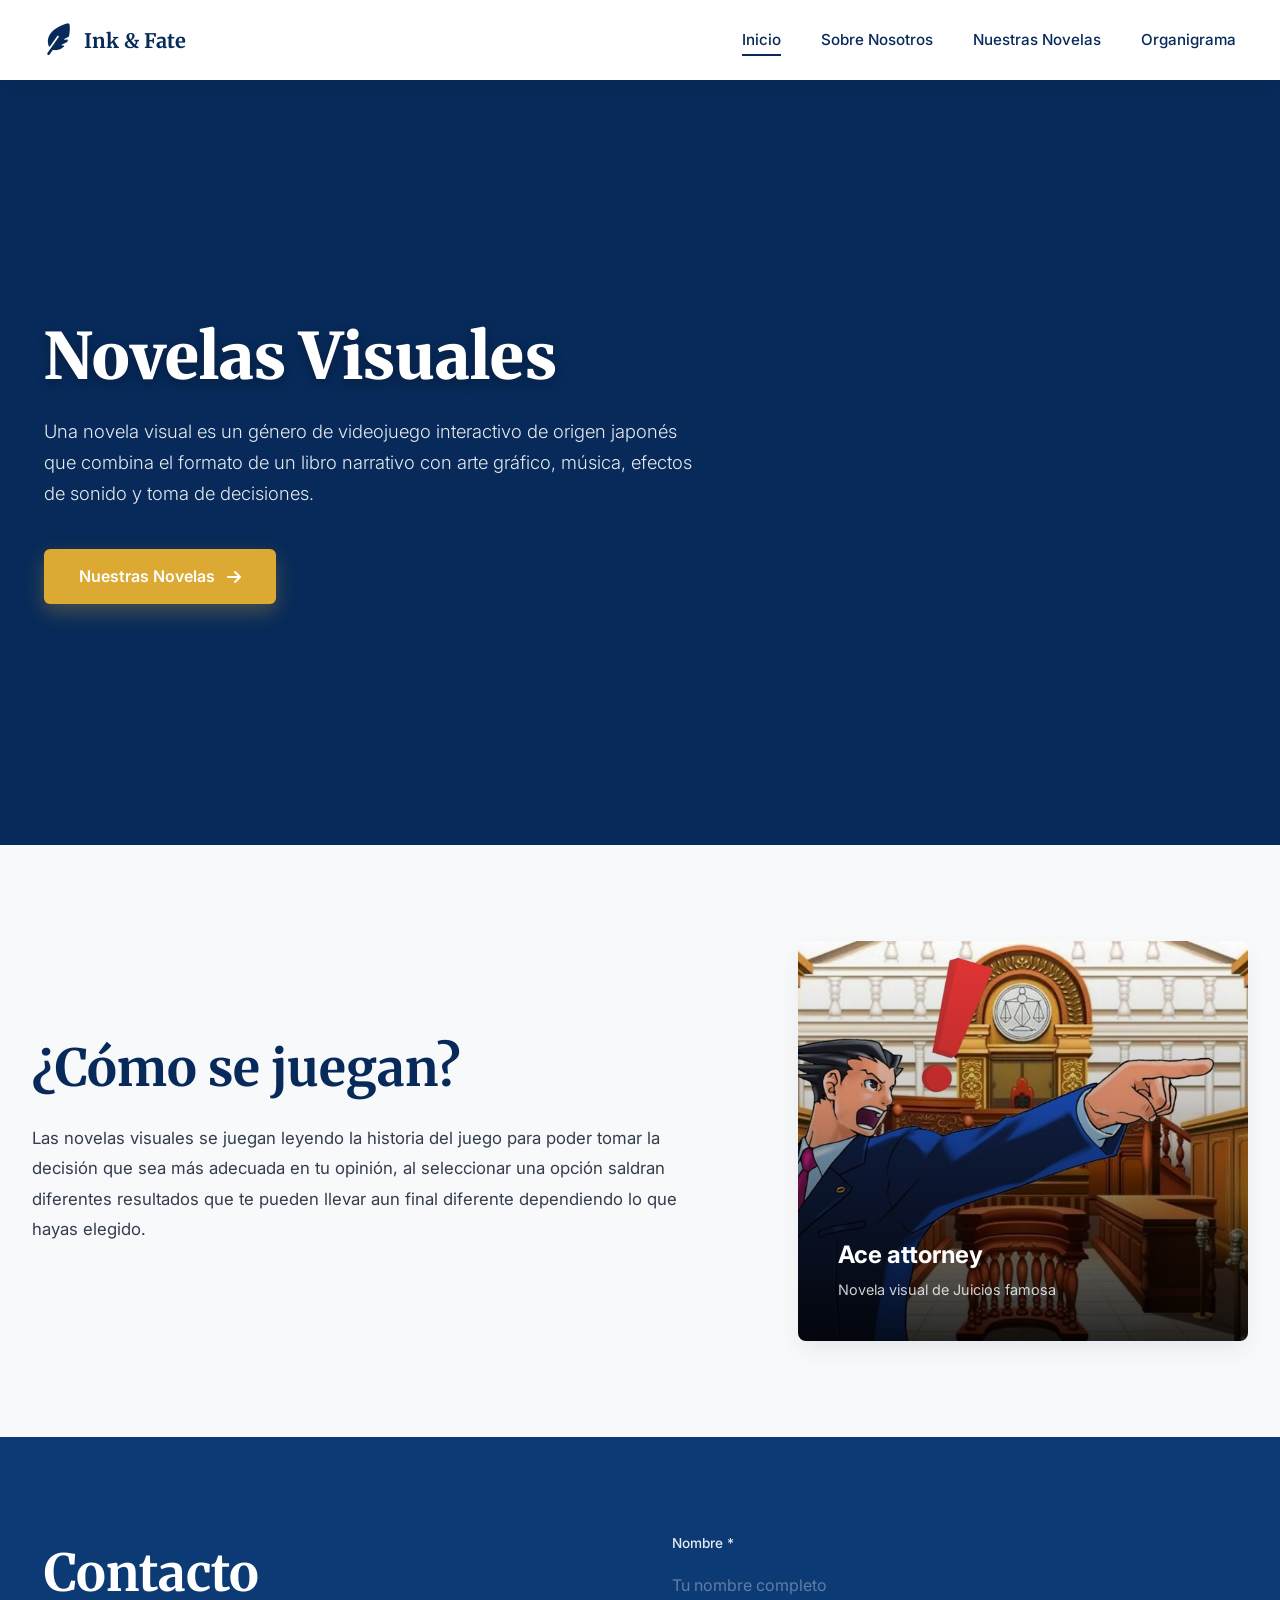
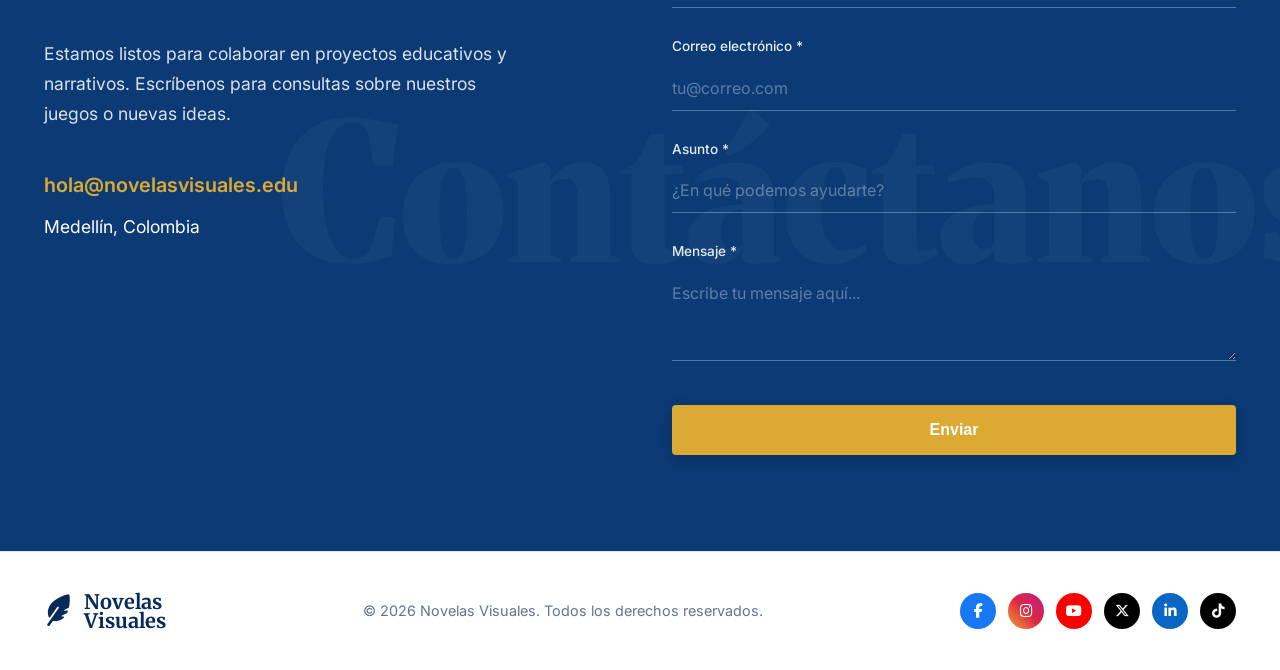
<file: index.html>
<!DOCTYPE html>
<html lang="es">
<head>
    <meta charset="UTF-8">
    <meta name="viewport" content="width=device-width, initial-scale=1.0">
    <title>Ink & Fate - Novelas Visuales</title>
    
    <link rel="preconnect" href="https://fonts.googleapis.com">
    <link rel="preconnect" href="https://fonts.gstatic.com" crossorigin>
    <link href="https://fonts.googleapis.com/css2?family=Inter:wght@300;400;500;600;700&family=Merriweather:ital,wght@0,400;0,700;0,900;1,400&display=swap" rel="stylesheet">
    
    <link rel="stylesheet" href="https://cdnjs.cloudflare.com/ajax/libs/font-awesome/6.5.1/css/all.min.css">
    <link rel="stylesheet" href="style.css">
</head>
<body>

    <header class="site-header">
        <div class="container header-container">
            <div class="brand-logo" onclick="window.scrollTo({top:0, behavior:'smooth'})">
                <i class="fa-solid fa-feather-pointed"></i>
                <div class="brand-name">
                    <span>Ink & Fate</span>
                </div>
            </div>

            <button class="mobile-toggle" id="menuToggle" aria-label="Abrir menú">
                <i class="fa-solid fa-bars"></i>
            </button>

            <nav class="nav-menu" id="navMenu">
                <a href="index.html" class="nav-link active">Inicio</a>
                <a href="nosotros.html" class="nav-link">Sobre Nosotros</a>
                <a href="juegos.html" class="nav-link">Nuestras Novelas</a>
                <a href="organigrama.html" class="nav-link">Organigrama</a>
            </nav>
        </div>
    </header>

    <section class="hero-section" id="inicio">
        <div class="container">
            <div class="hero-content">
                <h1 class="hero-title">Novelas Visuales</h1>
                <p class="hero-subtitle">
                    Una novela visual es un género de videojuego interactivo de origen japonés que combina el formato de un libro narrativo con arte gráfico, música, efectos de sonido y toma de decisiones.
                </p>
                <a href="juegos.html" class="btn-gold">
                    <span>Nuestras Novelas</span>
                    <i class="fa-solid fa-arrow-right"></i>
                </a>
            </div>
        </div>
    </section>

    <section class="novela-section" id="mision">
        <div class="container">
            <div class="novela-grid">
                <div class="novela-content">
                    <h2 class="novela-title">¿Cómo se juegan?</h2>
                    <p class="novela-text">
                        Las novelas visuales se juegan leyendo la historia del juego para poder tomar la decisión que sea más adecuada en tu opinión, al seleccionar una opción saldran diferentes resultados que te pueden llevar aun final diferente dependiendo lo que hayas elegido.
                    </p>
                </div>
                <div class="novela-card">
                    <div class="novela-card-content">
                        <h3>Ace attorney</h3>
                        <p>Novela visual de Juicios famosa</p>
                    </div>
                </div>
            </div>
        </div>
    </section>

    <section class="contact-section" id="contacto">
        <div class="contact-watermark">Contáctanos</div>
        <div class="container">
            <div class="contact-grid">
                <div class="contact-info">
                    <h2>Contacto</h2>
                    <p>
                        Estamos listos para colaborar en proyectos educativos y narrativos. Escríbenos para consultas sobre nuestros juegos o nuevas ideas.
                    </p>
                    <div class="contact-details">
                        <a href="mailto:hola@novelasvisuales.edu" class="contact-email">hola@novelasvisuales.edu</a>
                        <span class="contact-location">Medellín, Colombia</span>
                    </div>
                </div>

                <form class="contact-form" id="contactForm">
                    <div class="form-group">
                        <label for="nombre">Nombre *</label>
                        <input type="text" id="nombre" class="form-control" placeholder="Tu nombre completo" required>
                    </div>
                    <div class="form-group">
                        <label for="email">Correo electrónico *</label>
                        <input type="email" id="email" class="form-control" placeholder="tu@correo.com" required>
                    </div>
                    <div class="form-group">
                        <label for="asunto">Asunto *</label>
                        <input type="text" id="asunto" class="form-control" placeholder="¿En qué podemos ayudarte?" required>
                    </div>
                    <div class="form-group">
                        <label for="mensaje">Mensaje *</label>
                        <textarea id="mensaje" class="form-control" placeholder="Escribe tu mensaje aquí..." required></textarea>
                    </div>
                    <button type="submit" class="btn-submit">Enviar</button>
                </form>
            </div>
        </div>
    </section>

    <div class="modal-overlay" id="gameModal">
        <div class="modal-container">
            <div class="modal-header">
                <h3 id="modalTitle">Título del Juego</h3>
                <button class="modal-close" id="modalClose">&times;</button>
            </div>
            <div class="modal-body">
                <p id="modalDescription">Descripción detallada del juego...</p>
                <div class="modal-actions">
                    <button class="btn-outline" id="btnTrailer"><i class="fa-solid fa-play"></i> Ver Tráiler</button>
                    <button class="btn-gold" id="btnDemo">Jugar Demo</button>
                </div>
            </div>
        </div>
    </div>

    <div class="toast-container" id="toastContainer"></div>

    <script src="script.js"></script>

    <footer class="site-footer">
        <div class="container footer-container">
            <div class="brand-logo" onclick="window.scrollTo({top:0, behavior:'smooth'})">
                <i class="fa-solid fa-feather-pointed"></i>
                <div class="brand-name">
                    <span>Novelas</span>
                    <span>Visuales</span>
                </div>
            </div>

            <p class="footer-copy">© 2026 Novelas Visuales. Todos los derechos reservados.</p>

            <div class="social-links">
                <a href="#" class="social-icon social-facebook" aria-label="Facebook"><i class="fa-brands fa-facebook-f"></i></a>
                <a href="#" class="social-icon social-instagram" aria-label="Instagram"><i class="fa-brands fa-instagram"></i></a>
                <a href="#" class="social-icon social-youtube" aria-label="YouTube"><i class="fa-brands fa-youtube"></i></a>
                <a href="#" class="social-icon social-x" aria-label="X (Twitter)"><i class="fa-brands fa-x-twitter"></i></a>
                <a href="#" class="social-icon social-linkedin" aria-label="LinkedIn"><i class="fa-brands fa-linkedin-in"></i></a>
                <a href="#" class="social-icon social-tiktok" aria-label="TikTok"><i class="fa-brands fa-tiktok"></i></a>
            </div>
        </div>
    </footer>


    <script>
        document.addEventListener('DOMContentLoaded', () => {
            const menuToggle = document.getElementById('menuToggle');
            const navMenu = document.getElementById('navMenu');

            menuToggle.addEventListener('click', () => {
                navMenu.classList.toggle('open');
                const icon = menuToggle.querySelector('i');
                icon.classList.toggle('fa-bars');
                icon.classList.toggle('fa-xmark');
            });

            // Close mobile menu when clicking nav link
            document.querySelectorAll('.nav-link').forEach(link => {
                link.addEventListener('click', () => {
                    navMenu.classList.remove('open');
                    const icon = menuToggle.querySelector('i');
                    icon.classList.add('fa-bars');
                    icon.classList.remove('fa-xmark');
                });
            });

            const gamesData = {
                '1': {
                    title: 'El Legado de la Luz',
                    description: 'Sumérgete en una fascinante aventura interactiva que desentraña la ciencia de la óptica, el espectro electromagnético y la percepción del color. Acompaña a nuestros protagonistas en una búsqueda donde cada decisión revela principios fundamentales de la física de forma intuitiva y poética.'
                },
                '2': {
                    title: 'Geometría del Tiempo',
                    description: 'Explora el universo de la física clásica a través de un viaje donde las ecuaciones cobran vida. Resuelve acertijos matemáticos integrados orgánicamente en la trama y experimenta el cálculo diferencial como una herramienta narrativa revolucionaria.'
                },
                '3': {
                    title: 'El Alquimista Moderno',
                    description: 'Una alegoría visual entre la química transformadora y la filosofía contemporánea. Descubre reacciones químicas en tiempo real, comprende la estructura atómica y reflexiona sobre la ética científica en una experiencia de decisiones ramificadas.'
                }
            };

            const gameModal = document.getElementById('gameModal');
            const modalTitle = document.getElementById('modalTitle');
            const modalDescription = document.getElementById('modalDescription');
            const modalClose = document.getElementById('modalClose');
            const btnDemo = document.getElementById('btnDemo');
            const btnTrailer = document.getElementById('btnTrailer');

            document.querySelectorAll('.game-card').forEach(card => {
                card.addEventListener('click', () => {
                    const gameId = card.getAttribute('data-game');
                    const data = gamesData[gameId];
                    if (data) {
                        modalTitle.textContent = data.title;
                        modalDescription.textContent = data.description;
                        gameModal.classList.add('open');
                    }
                });
            });

            function closeModal() {
                gameModal.classList.remove('open');
            }

            modalClose.addEventListener('click', closeModal);
            gameModal.addEventListener('click', (e) => {
                if (e.target === gameModal) closeModal();
            });

            btnDemo.addEventListener('click', () => {
                showToast('Iniciando demo en línea...');
                closeModal();
            });

            btnTrailer.addEventListener('click', () => {
                showToast('Cargando tráiler interactivo...');
                closeModal();
            });

            // Contact Form & Toast Notification System
            const contactForm = document.getElementById('contactForm');
            const toastContainer = document.getElementById('toastContainer');

            contactForm.addEventListener('submit', (e) => {
                e.preventDefault();

                const nombre = document.getElementById('nombre').value.trim();
                const email = document.getElementById('email').value.trim();

                if (nombre && email) {
                    showToast(`¡Gracias ${nombre}! Tu mensaje ha sido enviado exitosamente.`);
                    contactForm.reset();
                } else {
                    showToast('Por favor completa los campos requeridos.');
                }
            });

            function showToast(message) {
                const toast = document.createElement('div');
                toast.className = 'toast';
                toast.innerHTML = `
                    <i class="fa-solid fa-circle-check toast-icon"></i>
                    <span>${message}</span>
                `;

                toastContainer.appendChild(toast);

                requestAnimationFrame(() => {
                    toast.classList.add('show');
                });

                setTimeout(() => {
                    toast.classList.remove('show');
                    setTimeout(() => {
                        toast.remove();
                    }, 400);
                }, 4000);
            }
        });
    </script>
</body>
</html>
</file>
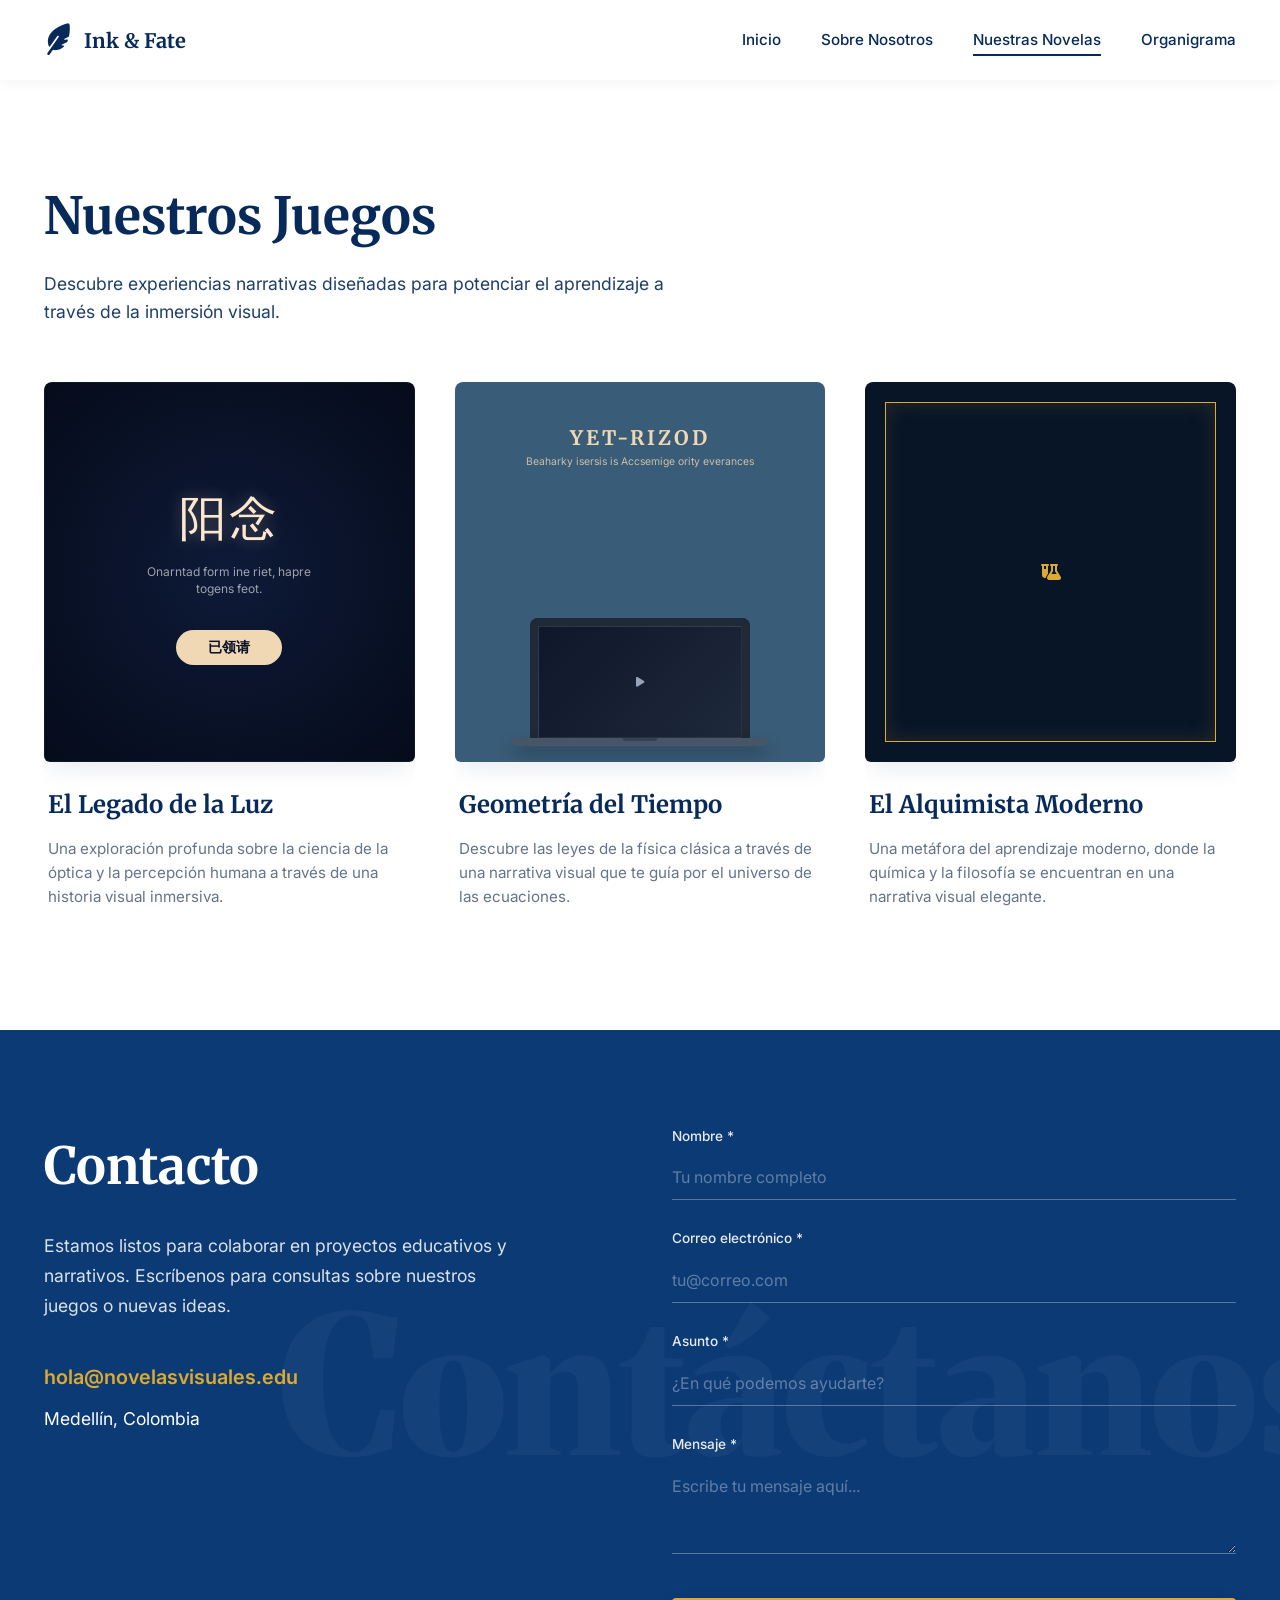
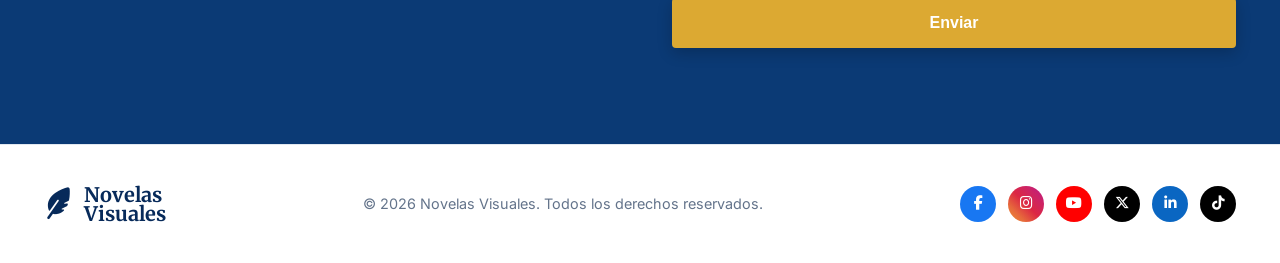
<file: juegos.html>
<!DOCTYPE html>
<html lang="es">
<head>
    <meta charset="UTF-8">
    <meta name="viewport" content="width=device-width, initial-scale=1.0">
    <title>Ink & Fate - Novelas Visuales</title>
    
    <link rel="preconnect" href="https://fonts.googleapis.com">
    <link rel="preconnect" href="https://fonts.gstatic.com" crossorigin>
    <link href="https://fonts.googleapis.com/css2?family=Inter:wght@300;400;500;600;700&family=Merriweather:ital,wght@0,400;0,700;0,900;1,400&display=swap" rel="stylesheet">
    
    <link rel="stylesheet" href="https://cdnjs.cloudflare.com/ajax/libs/font-awesome/6.5.1/css/all.min.css">
    <link rel="stylesheet" href="style.css">
</head>
<body>

    <header class="site-header">
        <div class="container header-container">
            <div class="brand-logo" onclick="window.scrollTo({top:0, behavior:'smooth'})">
                <i class="fa-solid fa-feather-pointed"></i>
                <div class="brand-name">
                    <span>Ink & Fate</span>
                </div>
            </div>

            <button class="mobile-toggle" id="menuToggle" aria-label="Abrir menú">
                <i class="fa-solid fa-bars"></i>
            </button>

            <nav class="nav-menu" id="navMenu">
                <a href="index.html" class="nav-link active">Inicio</a>
                <a href="nosotros.html" class="nav-link">Sobre Nosotros</a>
                <a href="juegos.html" class="nav-link">Nuestras Novelas</a>
                <a href="organigrama.html" class="nav-link">Organigrama</a>
            </nav>
        </div>
    </header>

    <section class="games-section" id="juegos">
        <div class="container">
            <div class="section-header">
                <h2 class="section-title">Nuestros Juegos</h2>
                <p class="section-desc">
                    Descubre experiencias narrativas diseñadas para potenciar el aprendizaje a través de la inmersión visual.
                </p>
            </div>

            <div class="games-grid">

                <div class="game-card" data-game="1">
                    <div class="card-media media-ideogram">
                        <div class="ideogram-title">阳念</div>
                        <p class="ideogram-sub">Onarntad form ine riet, hapre togens feot.</p>
                        <button class="btn-card-gold">已领请</button>
                    </div>
                    <div class="card-details">
                        <h3 class="card-title">El Legado de la Luz</h3>
                        <p class="card-text">
                            Una exploración profunda sobre la ciencia de la óptica y la percepción humana a través de una historia visual inmersiva.
                        </p>
                    </div>
                </div>

                <div class="game-card" data-game="2">
                    <div class="card-media media-laptop">
                        <div class="laptop-brand">
                            <h4>YET-RIZOD</h4>
                            <p>Beaharky isersis is Accsemige ority everances</p>
                        </div>
                        <div class="laptop-container">
                            <div class="laptop-screen">
                                <div class="laptop-screen-content">
                                    <i class="fa-solid fa-play text-2xl"></i>
                                </div>
                            </div>
                            <div class="laptop-base"></div>
                        </div>
                    </div>
                    <div class="card-details">
                        <h3 class="card-title">Geometría del Tiempo</h3>
                        <p class="card-text">
                            Descubre las leyes de la física clásica a través de una narrativa visual que te guía por el universo de las ecuaciones.
                        </p>
                    </div>
                </div>

                <div class="game-card" data-game="3">
                    <div class="card-media media-frame">
                        <div class="frame-inner">
                            <i class="fa-solid fa-flask-vial text-3xl text-yellow-500 mb-2" style="color:#dca932;"></i>
                        </div>
                    </div>
                    <div class="card-details">
                        <h3 class="card-title">El Alquimista Moderno</h3>
                        <p class="card-text">
                            Una metáfora del aprendizaje moderno, donde la química y la filosofía se encuentran en una narrativa visual elegante.
                        </p>
                    </div>
                </div>
            </div>
        </div>
    </section>

    <section class="contact-section" id="contacto">
        <div class="contact-watermark">Contáctanos</div>
        <div class="container">
            <div class="contact-grid">
                <div class="contact-info">
                    <h2>Contacto</h2>
                    <p>
                        Estamos listos para colaborar en proyectos educativos y narrativos. Escríbenos para consultas sobre nuestros juegos o nuevas ideas.
                    </p>
                    <div class="contact-details">
                        <a href="mailto:hola@novelasvisuales.edu" class="contact-email">hola@novelasvisuales.edu</a>
                        <span class="contact-location">Medellín, Colombia</span>
                    </div>
                </div>

                <form class="contact-form" id="contactForm">
                    <div class="form-group">
                        <label for="nombre">Nombre *</label>
                        <input type="text" id="nombre" class="form-control" placeholder="Tu nombre completo" required>
                    </div>
                    <div class="form-group">
                        <label for="email">Correo electrónico *</label>
                        <input type="email" id="email" class="form-control" placeholder="tu@correo.com" required>
                    </div>
                    <div class="form-group">
                        <label for="asunto">Asunto *</label>
                        <input type="text" id="asunto" class="form-control" placeholder="¿En qué podemos ayudarte?" required>
                    </div>
                    <div class="form-group">
                        <label for="mensaje">Mensaje *</label>
                        <textarea id="mensaje" class="form-control" placeholder="Escribe tu mensaje aquí..." required></textarea>
                    </div>
                    <button type="submit" class="btn-submit">Enviar</button>
                </form>
            </div>
        </div>
    </section>

    <div class="modal-overlay" id="gameModal">
        <div class="modal-container">
            <div class="modal-header">
                <h3 id="modalTitle">Título del Juego</h3>
                <button class="modal-close" id="modalClose">&times;</button>
            </div>
            <div class="modal-body">
                <p id="modalDescription">Descripción detallada del juego...</p>
                <div class="modal-actions">
                    <button class="btn-outline" id="btnTrailer"><i class="fa-solid fa-play"></i> Ver Tráiler</button>
                    <button class="btn-gold" id="btnDemo">Jugar Demo</button>
                </div>
            </div>
        </div>
    </div>

    <div class="toast-container" id="toastContainer"></div>

    <script src="script.js"></script>

    <footer class="site-footer">
        <div class="container footer-container">
            <div class="brand-logo" onclick="window.scrollTo({top:0, behavior:'smooth'})">
                <i class="fa-solid fa-feather-pointed"></i>
                <div class="brand-name">
                    <span>Novelas</span>
                    <span>Visuales</span>
                </div>
            </div>

            <p class="footer-copy">© 2026 Novelas Visuales. Todos los derechos reservados.</p>

            <div class="social-links">
                <a href="#" class="social-icon social-facebook" aria-label="Facebook"><i class="fa-brands fa-facebook-f"></i></a>
                <a href="#" class="social-icon social-instagram" aria-label="Instagram"><i class="fa-brands fa-instagram"></i></a>
                <a href="#" class="social-icon social-youtube" aria-label="YouTube"><i class="fa-brands fa-youtube"></i></a>
                <a href="#" class="social-icon social-x" aria-label="X (Twitter)"><i class="fa-brands fa-x-twitter"></i></a>
                <a href="#" class="social-icon social-linkedin" aria-label="LinkedIn"><i class="fa-brands fa-linkedin-in"></i></a>
                <a href="#" class="social-icon social-tiktok" aria-label="TikTok"><i class="fa-brands fa-tiktok"></i></a>
            </div>
        </div>
    </footer>
</file>
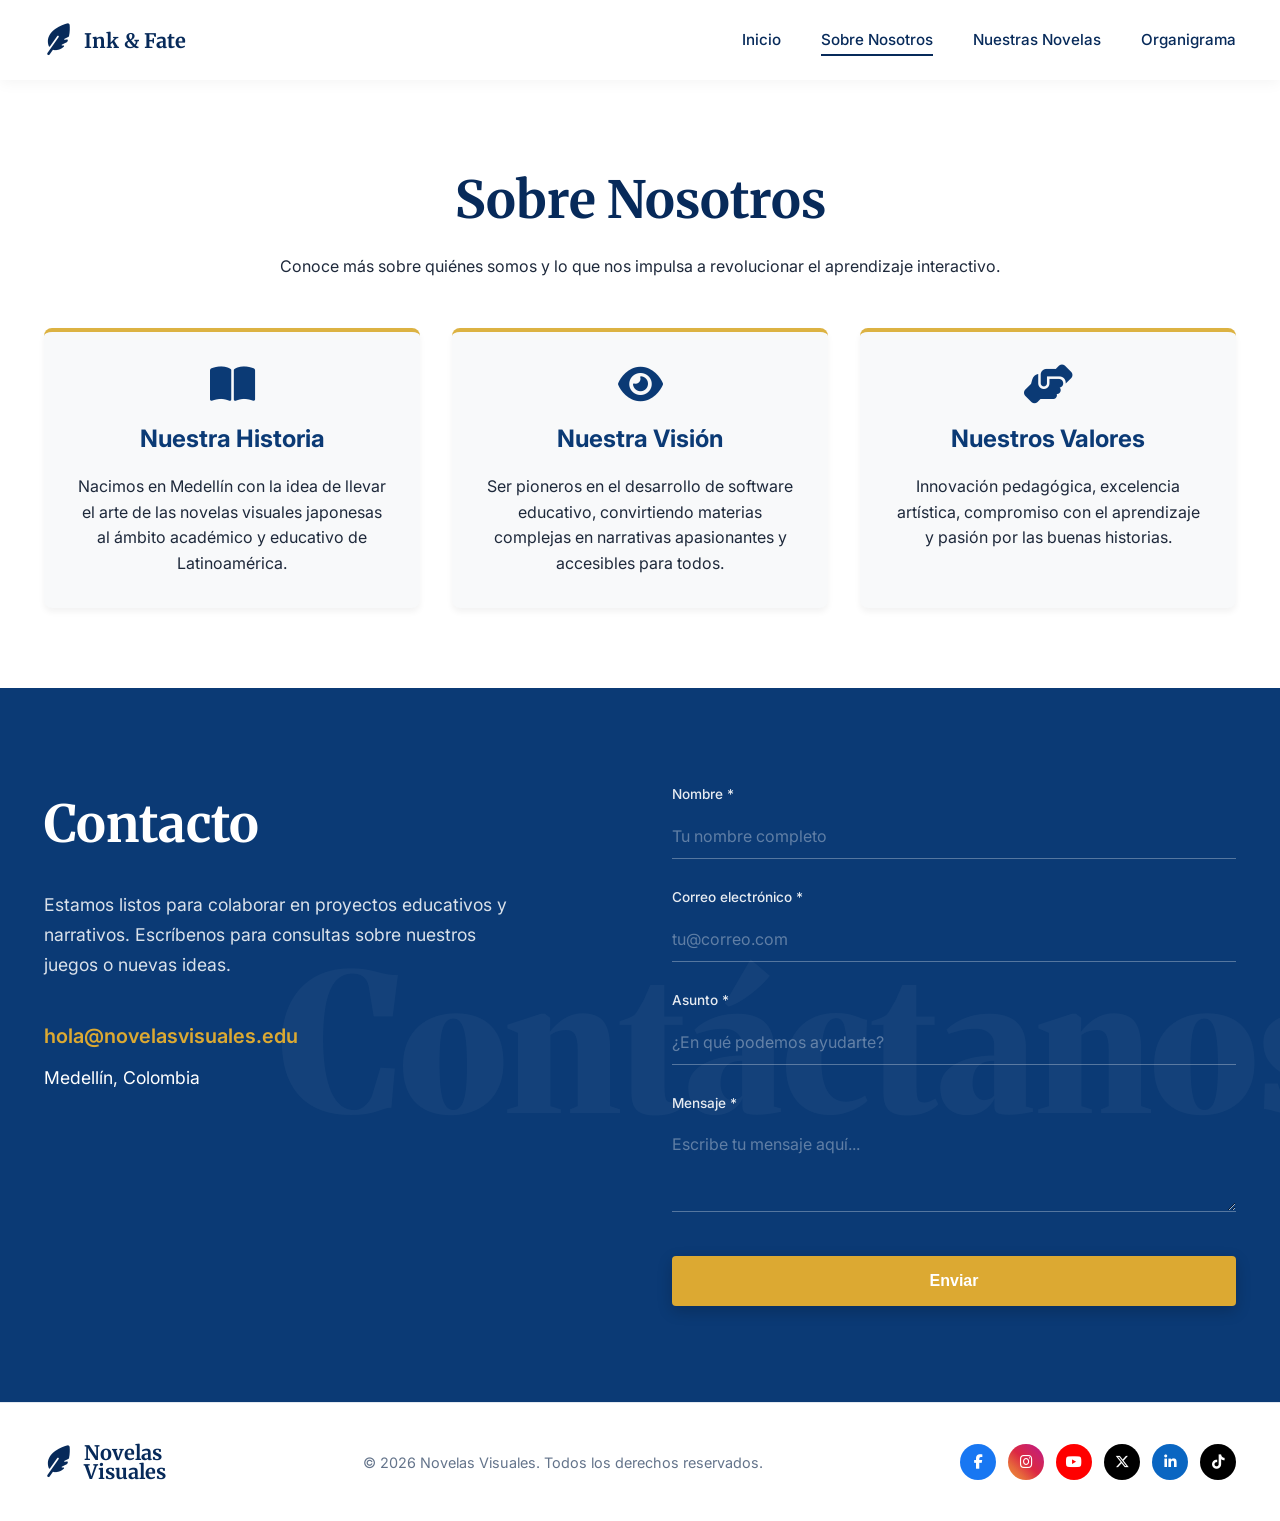
<file: nosotros.html>
<!DOCTYPE html>
<html lang="es">
<head>
    <meta charset="UTF-8">
    <meta name="viewport" content="width=device-width, initial-scale=1.0">
    <title>Ink & Fate - Novelas Visuales</title>
    
    <link rel="preconnect" href="https://fonts.googleapis.com">
    <link rel="preconnect" href="https://fonts.gstatic.com" crossorigin>
    <link href="https://fonts.googleapis.com/css2?family=Inter:wght@300;400;500;600;700&family=Merriweather:ital,wght@0,400;0,700;0,900;1,400&display=swap" rel="stylesheet">
    
    <link rel="stylesheet" href="https://cdnjs.cloudflare.com/ajax/libs/font-awesome/6.5.1/css/all.min.css">
    <link rel="stylesheet" href="style.css">
</head>
<body>

    <header class="site-header">
        <div class="container header-container">
            <div class="brand-logo" onclick="window.scrollTo({top:0, behavior:'smooth'})">
                <i class="fa-solid fa-feather-pointed"></i>
                <div class="brand-name">
                    <span>Ink & Fate</span>
                </div>
            </div>

            <button class="mobile-toggle" id="menuToggle" aria-label="Abrir menú">
                <i class="fa-solid fa-bars"></i>
            </button>

            <nav class="nav-menu" id="navMenu">
                <a href="index.html" class="nav-link active">Inicio</a>
                <a href="nosotros.html" class="nav-link">Sobre Nosotros</a>
                <a href="juegos.html" class="nav-link">Nuestras Novelas</a>
                <a href="organigrama.html" class="nav-link">Organigrama</a>
            </nav>
        </div>
    </header>

    <section class="empresa" id="empresa">
    <div class="container">
        <h2 class="section-title text-center" style="text-align: center;">Sobre Nosotros</h2>
        <p style="text-align: center; color: var(--brand-blue); max-width: 800px; margin: 0 auto;">
            Conoce más sobre quiénes somos y lo que nos impulsa a revolucionar el aprendizaje interactivo.
        </p>
        
        <div class="empresa-grid">
            <div class="empresa-card">
                <i class="fa-solid fa-book-open"></i>
                <h3>Nuestra Historia</h3>
                <p>Nacimos en Medellín con la idea de llevar el arte de las novelas visuales japonesas al ámbito académico y educativo de Latinoamérica.</p>
            </div>
            <div class="empresa-card">
                <i class="fa-solid fa-eye"></i>
                <h3>Nuestra Visión</h3>
                <p>Ser pioneros en el desarrollo de software educativo, convirtiendo materias complejas en narrativas apasionantes y accesibles para todos.</p>
            </div>
            <div class="empresa-card">
                <i class="fa-solid fa-handshake-angle"></i>
                <h3>Nuestros Valores</h3>
                <p>Innovación pedagógica, excelencia artística, compromiso con el aprendizaje y pasión por las buenas historias.</p>
            </div>
        </div>
    </div>
</section>

    <section class="contact-section" id="contacto">
        <div class="contact-watermark">Contáctanos</div>
        <div class="container">
            <div class="contact-grid">
                <div class="contact-info">
                    <h2>Contacto</h2>
                    <p>
                        Estamos listos para colaborar en proyectos educativos y narrativos. Escríbenos para consultas sobre nuestros juegos o nuevas ideas.
                    </p>
                    <div class="contact-details">
                        <a href="mailto:hola@novelasvisuales.edu" class="contact-email">hola@novelasvisuales.edu</a>
                        <span class="contact-location">Medellín, Colombia</span>
                    </div>
                </div>

                <form class="contact-form" id="contactForm">
                    <div class="form-group">
                        <label for="nombre">Nombre *</label>
                        <input type="text" id="nombre" class="form-control" placeholder="Tu nombre completo" required>
                    </div>
                    <div class="form-group">
                        <label for="email">Correo electrónico *</label>
                        <input type="email" id="email" class="form-control" placeholder="tu@correo.com" required>
                    </div>
                    <div class="form-group">
                        <label for="asunto">Asunto *</label>
                        <input type="text" id="asunto" class="form-control" placeholder="¿En qué podemos ayudarte?" required>
                    </div>
                    <div class="form-group">
                        <label for="mensaje">Mensaje *</label>
                        <textarea id="mensaje" class="form-control" placeholder="Escribe tu mensaje aquí..." required></textarea>
                    </div>
                    <button type="submit" class="btn-submit">Enviar</button>
                </form>
            </div>
        </div>
    </section>

    <div class="modal-overlay" id="gameModal">
        <div class="modal-container">
            <div class="modal-header">
                <h3 id="modalTitle">Título del Juego</h3>
                <button class="modal-close" id="modalClose">&times;</button>
            </div>
            <div class="modal-body">
                <p id="modalDescription">Descripción detallada del juego...</p>
                <div class="modal-actions">
                    <button class="btn-outline" id="btnTrailer"><i class="fa-solid fa-play"></i> Ver Tráiler</button>
                    <button class="btn-gold" id="btnDemo">Jugar Demo</button>
                </div>
            </div>
        </div>
    </div>

    <div class="toast-container" id="toastContainer"></div>

    <script src="script.js"></script>

    <footer class="site-footer">
        <div class="container footer-container">
            <div class="brand-logo" onclick="window.scrollTo({top:0, behavior:'smooth'})">
                <i class="fa-solid fa-feather-pointed"></i>
                <div class="brand-name">
                    <span>Novelas</span>
                    <span>Visuales</span>
                </div>
            </div>

            <p class="footer-copy">© 2026 Novelas Visuales. Todos los derechos reservados.</p>

            <div class="social-links">
                <a href="#" class="social-icon social-facebook" aria-label="Facebook"><i class="fa-brands fa-facebook-f"></i></a>
                <a href="#" class="social-icon social-instagram" aria-label="Instagram"><i class="fa-brands fa-instagram"></i></a>
                <a href="#" class="social-icon social-youtube" aria-label="YouTube"><i class="fa-brands fa-youtube"></i></a>
                <a href="#" class="social-icon social-x" aria-label="X (Twitter)"><i class="fa-brands fa-x-twitter"></i></a>
                <a href="#" class="social-icon social-linkedin" aria-label="LinkedIn"><i class="fa-brands fa-linkedin-in"></i></a>
                <a href="#" class="social-icon social-tiktok" aria-label="TikTok"><i class="fa-brands fa-tiktok"></i></a>
            </div>
        </div>
    </footer>
</file>
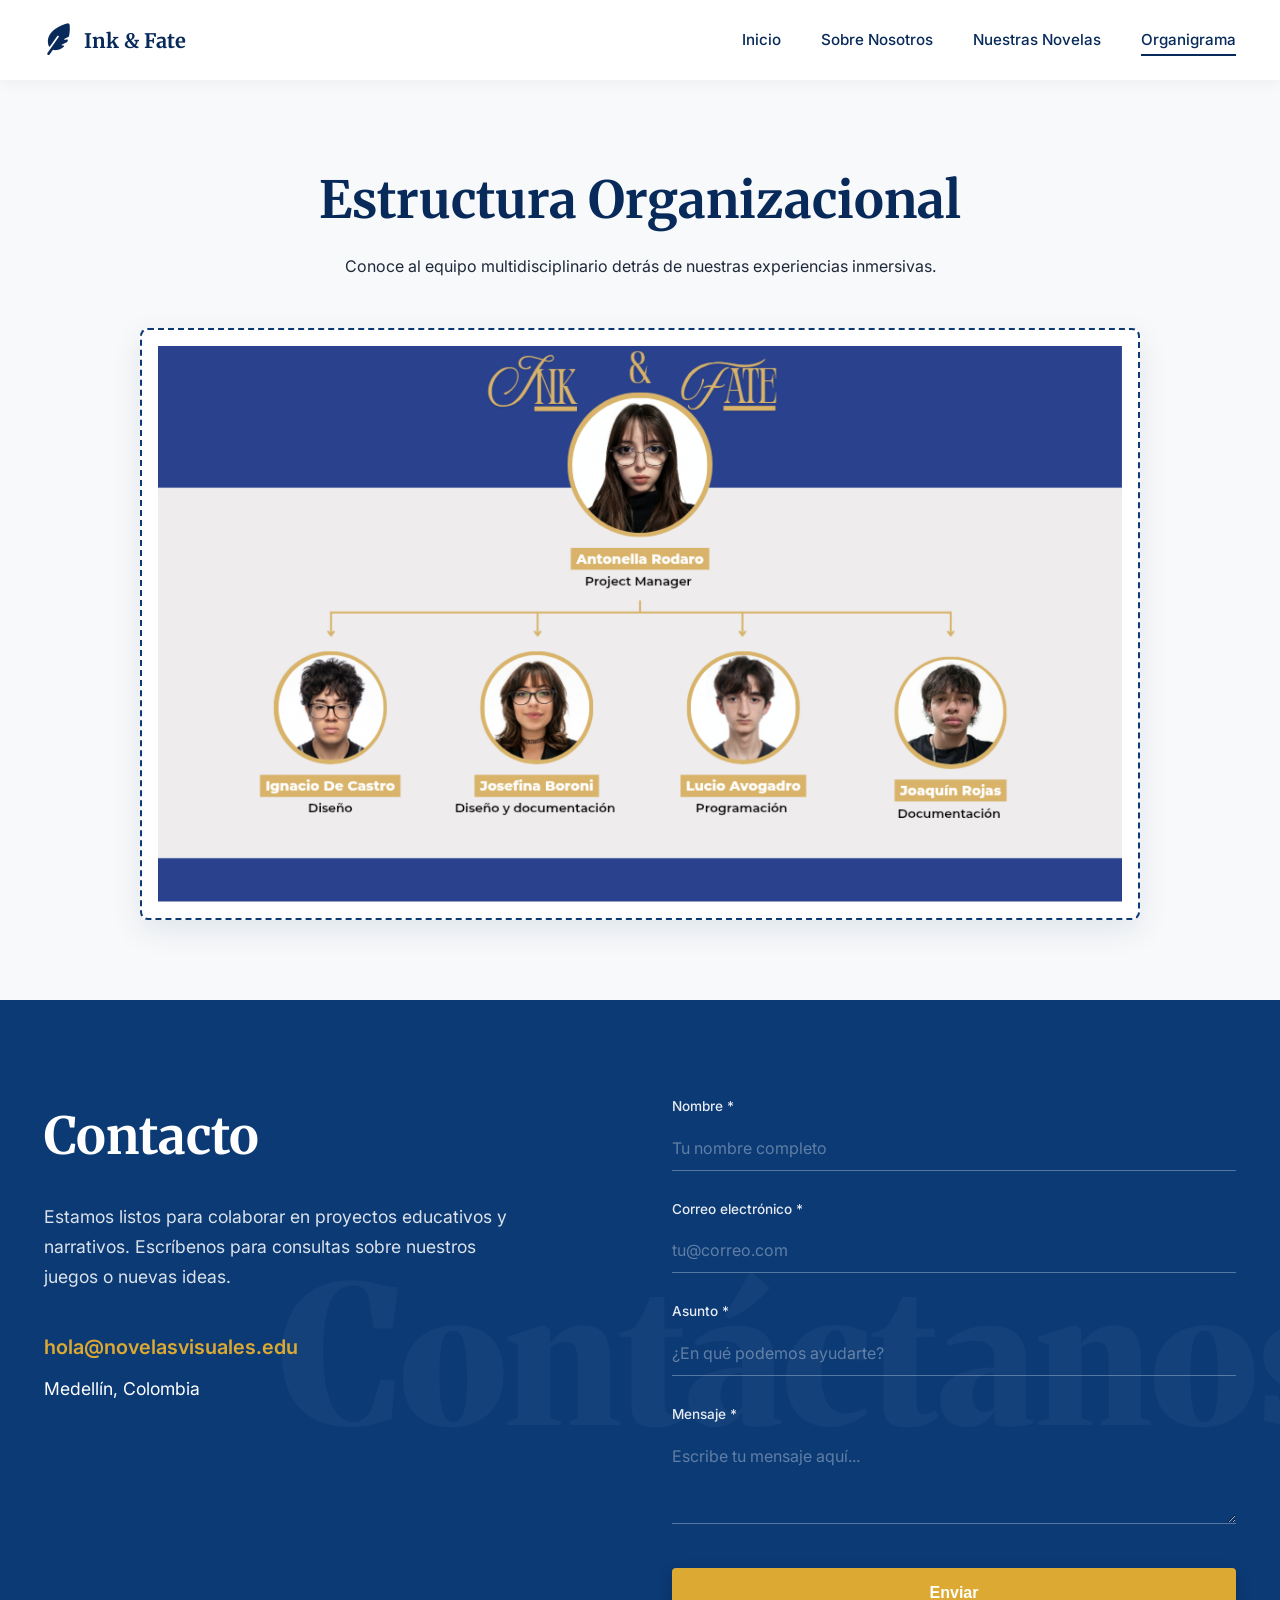
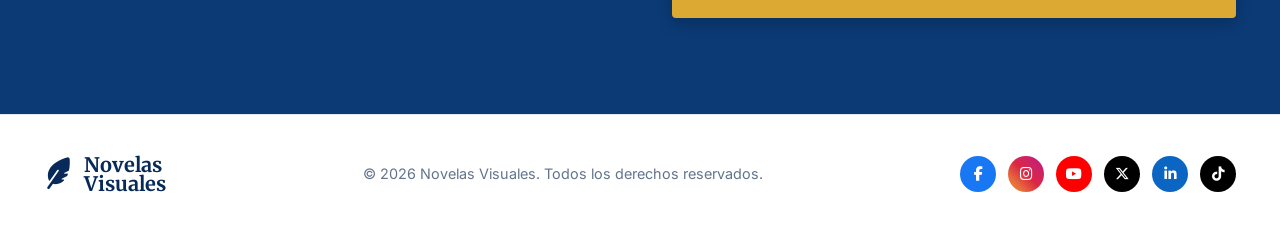
<file: organigrama.html>
<!DOCTYPE html>
<html lang="es">
<head>
    <meta charset="UTF-8">
    <meta name="viewport" content="width=device-width, initial-scale=1.0">
    <title>Ink & Fate - Novelas Visuales</title>
    
    <link rel="preconnect" href="https://fonts.googleapis.com">
    <link rel="preconnect" href="https://fonts.gstatic.com" crossorigin>
    <link href="https://fonts.googleapis.com/css2?family=Inter:wght@300;400;500;600;700&family=Merriweather:ital,wght@0,400;0,700;0,900;1,400&display=swap" rel="stylesheet">
    
    <link rel="stylesheet" href="https://cdnjs.cloudflare.com/ajax/libs/font-awesome/6.5.1/css/all.min.css">
    <link rel="stylesheet" href="style.css">
</head>
<body>

    <header class="site-header">
        <div class="container header-container">
            <div class="brand-logo" onclick="window.scrollTo({top:0, behavior:'smooth'})">
                <i class="fa-solid fa-feather-pointed"></i>
                <div class="brand-name">
                    <span>Ink & Fate</span>
                </div>
            </div>

            <button class="mobile-toggle" id="menuToggle" aria-label="Abrir menú">
                <i class="fa-solid fa-bars"></i>
            </button>

            <nav class="nav-menu" id="navMenu">
                <a href="index.html" class="nav-link active">Inicio</a>
                <a href="nosotros.html" class="nav-link">Sobre Nosotros</a>
                <a href="juegos.html" class="nav-link">Nuestras Novelas</a>
                <a href="organigrama.html" class="nav-link">Organigrama</a>
            </nav>
        </div>
    </header>

    <section class="organigrama" id="organigrama">
    <div class="container">
        <div class="organigrama-texto">
            <h2 class="section-title text-center" style="text-align: center;">Estructura Organizacional</h2>
            <p style="text-align: center; color: var(--brand-blue);">Conoce al equipo multidisciplinario detrás de nuestras experiencias inmersivas.</p>
        </div>

        <div class="organigrama-rectangulo">
            
            <div class="placeholder-texto" id="placeholder-text">
                <img src="organigrama.png" alt="">
            </div>
            
        </div>
    </div>
    </section>

    <section class="contact-section" id="contacto">
        <div class="contact-watermark">Contáctanos</div>
        <div class="container">
            <div class="contact-grid">
                <div class="contact-info">
                    <h2>Contacto</h2>
                    <p>
                        Estamos listos para colaborar en proyectos educativos y narrativos. Escríbenos para consultas sobre nuestros juegos o nuevas ideas.
                    </p>
                    <div class="contact-details">
                        <a href="mailto:hola@novelasvisuales.edu" class="contact-email">hola@novelasvisuales.edu</a>
                        <span class="contact-location">Medellín, Colombia</span>
                    </div>
                </div>

                <form class="contact-form" id="contactForm">
                    <div class="form-group">
                        <label for="nombre">Nombre *</label>
                        <input type="text" id="nombre" class="form-control" placeholder="Tu nombre completo" required>
                    </div>
                    <div class="form-group">
                        <label for="email">Correo electrónico *</label>
                        <input type="email" id="email" class="form-control" placeholder="tu@correo.com" required>
                    </div>
                    <div class="form-group">
                        <label for="asunto">Asunto *</label>
                        <input type="text" id="asunto" class="form-control" placeholder="¿En qué podemos ayudarte?" required>
                    </div>
                    <div class="form-group">
                        <label for="mensaje">Mensaje *</label>
                        <textarea id="mensaje" class="form-control" placeholder="Escribe tu mensaje aquí..." required></textarea>
                    </div>
                    <button type="submit" class="btn-submit">Enviar</button>
                </form>
            </div>
        </div>
    </section>

    <div class="modal-overlay" id="gameModal">
        <div class="modal-container">
            <div class="modal-header">
                <h3 id="modalTitle">Título del Juego</h3>
                <button class="modal-close" id="modalClose">&times;</button>
            </div>
            <div class="modal-body">
                <p id="modalDescription">Descripción detallada del juego...</p>
                <div class="modal-actions">
                    <button class="btn-outline" id="btnTrailer"><i class="fa-solid fa-play"></i> Ver Tráiler</button>
                    <button class="btn-gold" id="btnDemo">Jugar Demo</button>
                </div>
            </div>
        </div>
    </div>

    <div class="toast-container" id="toastContainer"></div>

    <script src="script.js"></script>

    <footer class="site-footer">
        <div class="container footer-container">
            <div class="brand-logo" onclick="window.scrollTo({top:0, behavior:'smooth'})">
                <i class="fa-solid fa-feather-pointed"></i>
                <div class="brand-name">
                    <span>Novelas</span>
                    <span>Visuales</span>
                </div>
            </div>

            <p class="footer-copy">© 2026 Novelas Visuales. Todos los derechos reservados.</p>

            <div class="social-links">
                <a href="#" class="social-icon social-facebook" aria-label="Facebook"><i class="fa-brands fa-facebook-f"></i></a>
                <a href="#" class="social-icon social-instagram" aria-label="Instagram"><i class="fa-brands fa-instagram"></i></a>
                <a href="#" class="social-icon social-youtube" aria-label="YouTube"><i class="fa-brands fa-youtube"></i></a>
                <a href="#" class="social-icon social-x" aria-label="X (Twitter)"><i class="fa-brands fa-x-twitter"></i></a>
                <a href="#" class="social-icon social-linkedin" aria-label="LinkedIn"><i class="fa-brands fa-linkedin-in"></i></a>
                <a href="#" class="social-icon social-tiktok" aria-label="TikTok"><i class="fa-brands fa-tiktok"></i></a>
            </div>
        </div>
    </footer>
</file>
<file: style.css>
:root {
            --primary-blue: #072a5a;
            --primary-dark-blue: #041a3a;
            --royal-blue: #0b3a75;
            --accent-gold: #dca932;
            --accent-gold-hover: #c89524;
            --card-gold-light: #f0d8b4;
            --bg-light: #f8f9fa;
            --text-dark: #1e293b;
            --text-muted: #64748b;
            --white: #ffffff;
            --font-serif: 'Merriweather', Georgia, serif;
            --font-sans: 'Inter', system-ui, -apple-system, sans-serif;
            --transition-smooth: all 0.3s cubic-bezier(0.4, 0, 0.2, 1);
            --shadow-card: 0 10px 25px -5px rgba(7, 42, 90, 0.1);
            --shadow-hover: 0 20px 30px -10px rgba(7, 42, 90, 0.2);
        }

        /* CSS Reset & General Rules */
        *, *::before, *::after {
            box-sizing: border-box;
            margin: 0;
            padding: 0;
        }

        html {
            scroll-behavior: smooth;
        }

        body {
            font-family: var(--font-sans);
            color: var(--text-dark);
            background-color: var(--white);
            line-height: 1.6;
            overflow-x: hidden;
        }

        a {
            text-decoration: none;
            color: inherit;
        }

        ul {
            list-style: none;
        }

        img {
            max-width: 100%;
            height: auto;
            display: block;
        }

        .container {
            width: 100%;
            max-width: 1240px;
            margin: 0 auto;
            padding: 0 1.5rem;
        }

        /* 1. Header & Navigation */
        .site-header {
            position: sticky;
            top: 0;
            background-color: var(--white);
            box-shadow: 0 2px 15px rgba(0, 0, 0, 0.05);
            z-index: 1000;
            height: 80px;
            display: flex;
            align-items: center;
        }

        .header-container {
            display: flex;
            justify-content: space-between;
            align-items: center;
            width: 100%;
        }

        .brand-logo {
            display: flex;
            align-items: center;
            gap: 0.75rem;
            cursor: pointer;
        }

        .brand-logo i {
            color: var(--primary-blue);
            font-size: 1.75rem;
            transform: rotate(-10deg);
            transition: var(--transition-smooth);
        }

        .brand-logo:hover i {
            transform: rotate(0deg) scale(1.1);
            color: var(--accent-gold);
        }

        .brand-name {
            display: flex;
            flex-direction: column;
            line-height: 0.95;
            font-family: var(--font-serif);
            font-weight: 700;
            font-size: 1.25rem;
            color: var(--primary-blue);
        }

        .nav-menu {
            display: flex;
            gap: 2.5rem;
        }

        .nav-link {
            font-size: 0.95rem;
            font-weight: 500;
            color: var(--primary-blue);
            position: relative;
            padding: 0.25rem 0;
            transition: color 0.2s ease;
        }

        .nav-link::after {
            content: '';
            position: absolute;
            bottom: 0;
            left: 0;
            width: 0;
            height: 2px;
            background-color: var(--primary-blue);
            transition: none;
        }

        .nav-link.active::after {
            width: 100%;
        }

        .nav-link:hover {
            color: var(--accent-gold);
        }

        .mobile-toggle {
            display: none;
            background: none;
            border: none;
            font-size: 1.5rem;
            color: var(--primary-blue);
            cursor: pointer;
            padding: 0.5rem;
        }

        /* 2. Hero Section */
        .hero-section {
            position: relative;
            min-height: 85vh;
            display: flex;
            align-items: center;
            background-color: var(--primary-blue);
            background-image: 
                linear-gradient(90deg, rgba(7, 42, 90, 0.92) 0%, rgba(7, 42, 90, 0.55) 60%, rgba(7, 42, 90, 0.3) 100%),
                url('https://images.unsplash.com/photo-1510166089176-b57564a5b4c1?q=80&w=1600&auto=format&fit=crop');
            background-size: cover;
            background-position: center;
            color: var(--white);
            overflow: hidden;
        }

        .hero-content {
            max-width: 650px;
            animation: fadeIn 1s ease-out;
        }

        .hero-title {
            font-family: var(--font-serif);
            font-size: clamp(2.8rem, 5vw, 4.5rem);
            font-weight: 900;
            line-height: 1.1;
            margin-bottom: 1.5rem;
            text-shadow: 0 4px 12px rgba(0, 0, 0, 0.3);
        }

        .hero-subtitle {
            font-size: 1.15rem;
            font-weight: 300;
            line-height: 1.7;
            margin-bottom: 2.5rem;
            color: rgba(255, 255, 255, 0.9);
        }

        .btn-gold {
            display: inline-flex;
            align-items: center;
            justify-content: center;
            gap: 0.75rem;
            background-color: var(--accent-gold);
            color: var(--white);
            font-weight: 600;
            padding: 0.9rem 2.2rem;
            border-radius: 6px;
            border: none;
            cursor: pointer;
            box-shadow: 0 8px 20px rgba(220, 169, 50, 0.3);
            transition: var(--transition-smooth);
            font-size: 1rem;
        }

        .btn-gold:hover {
            background-color: var(--accent-gold-hover);
            transform: translateY(-3px);
            box-shadow: 0 12px 25px rgba(220, 169, 50, 0.4);
        }

        /* 3. Games Section */
        .games-section {
            padding: 6rem 0;
            background-color: var(--white);
        }

        .section-header {
            margin-bottom: 3.5rem;
        }

        .section-title {
            font-family: var(--font-serif);
            font-size: clamp(2.2rem, 4vw, 3.2rem);
            font-weight: 700;
            color: var(--primary-blue);
            margin-bottom: 0.75rem;
        }

        .section-desc {
            font-size: 1.1rem;
            color: var(--primary-blue);
            max-width: 650px;
            opacity: 0.9;
        }

        .games-grid {
            display: grid;
            grid-cols: 1;
            grid-template-columns: repeat(auto-fit, minmax(300px, 1fr));
            gap: 2.5rem;
        }

        .game-card {
            background: var(--white);
            border-radius: 8px;
            overflow: hidden;
            cursor: pointer;
            transition: var(--transition-smooth);
            display: flex;
            flex-direction: column;
        }

        .game-card:hover {
            transform: translateY(-8px);
        }

        .card-media {
            height: 380px;
            position: relative;
            overflow: hidden;
            border-radius: 6px;
            box-shadow: var(--shadow-card);
            transition: var(--transition-smooth);
        }

        .game-card:hover .card-media {
            box-shadow: var(--shadow-hover);
        }

        .media-ideogram {
            background: radial-gradient(circle at center, #0e1a38 0%, #050b1a 100%);
            display: flex;
            flex-direction: column;
            align-items: center;
            justify-content: center;
            padding: 2rem;
            text-align: center;
            color: var(--white);
            border: 1px solid rgba(255, 255, 255, 0.05);
        }

        .ideogram-title {
            font-family: var(--font-serif);
            font-size: 3rem;
            margin-bottom: 0.5rem;
            letter-spacing: 2px;
            color: #fce7cf;
            text-shadow: 0 0 15px rgba(252, 231, 207, 0.3);
        }

        .ideogram-sub {
            font-size: 0.75rem;
            color: rgba(255, 255, 255, 0.6);
            max-width: 180px;
            line-height: 1.4;
            margin-bottom: 2rem;
        }

        .btn-card-gold {
            background-color: var(--card-gold-light);
            color: #0b1329;
            border: none;
            padding: 0.5rem 2rem;
            border-radius: 20px;
            font-weight: 600;
            font-size: 0.9rem;
            cursor: pointer;
            transition: var(--transition-smooth);
        }

        .btn-card-gold:hover {
            background-color: #ffffff;
            box-shadow: 0 0 15px rgba(240, 216, 180, 0.6);
        }

        .media-laptop {
            background-color: #395c78;
            display: flex;
            flex-direction: column;
            align-items: center;
            justify-content: space-between;
            padding: 2.5rem 1.5rem 1rem;
            position: relative;
        }

        .laptop-brand {
            text-align: center;
            color: var(--card-gold-light);
        }

        .laptop-brand h4 {
            font-family: var(--font-serif);
            letter-spacing: 3px;
            font-size: 1.25rem;
        }

        .laptop-brand p {
            font-size: 0.65rem;
            opacity: 0.8;
        }

        /* Interactive CSS Laptop Mockup */
        .laptop-container {
            width: 220px;
            margin-top: auto;
            transition: var(--transition-smooth);
        }

        .game-card:hover .laptop-container {
            transform: scale(1.05);
        }

        .laptop-screen {
            background: #111827;
            border: 8px solid #1f2937;
            border-bottom: none;
            border-radius: 8px 8px 0 0;
            height: 120px;
            position: relative;
            overflow: hidden;
            display: flex;
            align-items: center;
            justify-content: center;
        }

        .laptop-screen-content {
            width: 100%;
            height: 100%;
            background: linear-gradient(135deg, #0f172a 0%, #1e293b 100%);
            display: flex;
            align-items: center;
            justify-content: center;
            color: #94a3b8;
            font-size: 0.7rem;
            border: 1px solid rgba(255,255,255,0.1);
        }

        .laptop-base {
            background: #475569;
            height: 8px;
            width: 116%;
            margin-left: -8%;
            border-radius: 0 0 6px 6px;
            position: relative;
            box-shadow: 0 8px 15px rgba(0,0,0,0.3);
        }

        .laptop-base::after {
            content: '';
            position: absolute;
            top: 0;
            left: 50%;
            transform: translateX(-50%);
            width: 35px;
            height: 3px;
            background: #334155;
            border-radius: 0 0 3px 3px;
        }

        .media-frame {
            background-color: #071527;
            padding: 1.25rem;
            display: flex;
            align-items: center;
            justify-content: center;
        }

        .frame-inner {
            border: 1.5px solid var(--accent-gold);
            width: 100%;
            height: 100%;
            display: flex;
            flex-direction: column;
            align-items: center;
            justify-content: center;
            padding: 1.5rem;
            box-shadow: inset 0 0 20px rgba(220, 169, 50, 0.15);
            transition: var(--transition-smooth);
        }

        .game-card:hover .frame-inner {
            border-color: #fff;
            box-shadow: inset 0 0 30px rgba(220, 169, 50, 0.3);
        }

        .card-details {
            padding: 1.5rem 0.25rem;
        }

        .card-title {
            font-family: var(--font-serif);
            font-size: 1.5rem;
            font-weight: 700;
            color: var(--primary-blue);
            margin-bottom: 0.75rem;
            transition: var(--transition-smooth);
        }

        .game-card:hover .card-title {
            color: var(--accent-gold);
        }

        .card-text {
            font-size: 0.95rem;
            color: var(--text-muted);
            line-height: 1.6;
        }

        .novela-section {
            display: flex;
            flex-direction: row;
            align-items: center;
            justify-content: space-between;
            gap: 3rem;
            padding: 6rem 0;
            background-color: var(--bg-light);
        }

        .novela-grid {
            display: grid;
            grid-template-columns: minmax(0, 1.2fr) minmax(0, 1fr);
            gap: 2rem;
            align-items: center;
            width: calc(100% + 1.5rem);
            margin-left: -0.75rem;
            margin-right: -0.75rem;
        }

        .novela-content {
            padding-left: 0;
        }

        .novela-card {
            margin-left: auto;
        }

        @media (max-width: 991px) {
            .novela-grid {
                grid-template-columns: 1fr;
                width: 100%;
                margin-left: 0;
                margin-right: 0;
            }
        }

        .novela-title {
            font-family: var(--font-serif);
            font-size: clamp(2.2rem, 4vw, 3.2rem);
            font-weight: 700;
            color: var(--primary-blue);
            line-height: 1.2;
            margin-bottom: 1.5rem;
        }

        .novela-text {
            flex: 1;
            font-size: 1.05rem;
            color: var(--text-dark);
            line-height: 1.8;
            opacity: 0.9;
        }

        .novela-card {
            position: relative;
            height: 400px;
            width: 450px;
            flex-shrink: 0;
            border-radius: 8px;
            overflow: hidden;
            box-shadow: var(--shadow-card);
            background-image: 
                linear-gradient(to top, rgba(0, 0, 0, 0.85) 0%, rgba(0, 0, 0, 0.2) 60%, transparent 100%),
                url('Novela\ visual\ ejemplo.jpeg');
            background-size: cover;
            background-position: center;
            display: flex;
            align-items: flex-end;
            padding: 2.5rem;
            color: var(--white);
        }

        .novela-card-content h3 {
            font-size: 1.5rem;
            font-weight: 700;
            margin-bottom: 0.25rem;
        }

        .novela-card-content p {
            font-size: 0.9rem;
            color: rgba(255, 255, 255, 0.8);
        }

        .contact-section {
            background-color: var(--royal-blue);
            color: var(--white);
            padding: 6rem 0;
            position: relative;
            overflow: hidden;
        }

        .contact-watermark {
            position: absolute;
            top: 50%;
            right: -5%;
            transform: translateY(-50%);
            font-family: var(--font-serif);
            font-size: clamp(6rem, 15vw, 14rem);
            font-weight: 900;
            color: rgba(255, 255, 255, 0.04);
            pointer-events: none;
            white-space: nowrap;
            user-select: none;
        }

        .contact-grid {
            display: grid;
            grid-template-columns: 1fr;
            gap: 4rem;
            position: relative;
            z-index: 2;
        }

        @media (min-width: 992px) {
            .contact-grid {
                grid-template-columns: 1fr 1fr;
            }
        }

        .contact-info h2 {
            font-family: var(--font-serif);
            font-size: clamp(2.5rem, 4vw, 3.5rem);
            font-weight: 700;
            margin-bottom: 1.5rem;
        }

        .contact-info p {
            font-size: 1.1rem;
            color: rgba(255, 255, 255, 0.85);
            line-height: 1.7;
            margin-bottom: 2.5rem;
            max-width: 480px;
        }

        .contact-details {
            display: flex;
            flex-direction: column;
            gap: 0.75rem;
        }

        .contact-email {
            color: var(--accent-gold);
            font-size: 1.25rem;
            font-weight: 600;
            transition: var(--transition-smooth);
        }

        .contact-email:hover {
            color: var(--white);
            text-decoration: underline;
        }

        .contact-location {
            font-size: 1.1rem;
            color: var(--white);
        }

        /* Form Styling with Underline Transparent Inputs */
        .contact-form {
            display: flex;
            flex-direction: column;
            gap: 1.75rem;
        }

        .form-group {
            display: flex;
            flex-direction: column;
            gap: 0.5rem;
        }

        .form-group label {
            font-size: 0.85rem;
            font-weight: 500;
            color: rgba(255, 255, 255, 0.9);
        }

        .form-control {
            background: transparent;
            border: none;
            border-bottom: 1px solid rgba(255, 255, 255, 0.3);
            border-radius: 0;
            padding: 0.75rem 0;
            color: var(--white);
            font-family: var(--font-sans);
            font-size: 1rem;
            transition: var(--transition-smooth);
        }

        .form-control:focus {
            outline: none;
            border-bottom-color: var(--accent-gold);
        }

        .form-control::placeholder {
            color: rgba(255, 255, 255, 0.35);
        }

        textarea.form-control {
            resize: vertical;
            min-height: 90px;
        }

        .btn-submit {
            background-color: var(--accent-gold);
            color: var(--white);
            border: none;
            padding: 1rem 2rem;
            border-radius: 4px;
            font-weight: 600;
            font-size: 1rem;
            cursor: pointer;
            transition: var(--transition-smooth);
            margin-top: 1rem;
            box-shadow: 0 5px 15px rgba(0, 0, 0, 0.2);
        }

        .btn-submit:hover {
            background-color: var(--accent-gold-hover);
            transform: translateY(-2px);
        }

        .modal-overlay {
            position: fixed;
            inset: 0;
            background: rgba(4, 26, 58, 0.8);
            backdrop-filter: blur(5px);
            z-index: 2000;
            display: flex;
            align-items: center;
            justify-content: center;
            padding: 1.5rem;
            opacity: 0;
            visibility: hidden;
            transition: var(--transition-smooth);
        }

        .modal-overlay.open {
            opacity: 1;
            visibility: visible;
        }

        .modal-container {
            background: var(--white);
            width: 100%;
            max-width: 650px;
            border-radius: 8px;
            overflow: hidden;
            box-shadow: 0 25px 50px -12px rgba(0, 0, 0, 0.5);
            transform: scale(0.9);
            transition: var(--transition-smooth);
            position: relative;
        }

        .modal-overlay.open .modal-container {
            transform: scale(1);
        }

        .modal-header {
            background-color: var(--primary-blue);
            color: var(--white);
            padding: 1.5rem 2rem;
            display: flex;
            justify-content: space-between;
            align-items: center;
        }

        .modal-header h3 {
            font-family: var(--font-serif);
            font-size: 1.5rem;
        }

        .modal-close {
            background: none;
            border: none;
            color: var(--white);
            font-size: 1.5rem;
            cursor: pointer;
            opacity: 0.8;
            transition: var(--transition-smooth);
        }

        .modal-close:hover {
            opacity: 1;
            transform: rotate(90deg);
        }

        .modal-body {
            padding: 2rem;
        }

        .modal-body p {
            color: var(--text-dark);
            line-height: 1.7;
            margin-bottom: 1.5rem;
        }

        .modal-actions {
            display: flex;
            gap: 1rem;
            justify-content: flex-end;
        }

        .btn-outline {
            border: 1px solid var(--primary-blue);
            color: var(--primary-blue);
            background: transparent;
            padding: 0.6rem 1.25rem;
            border-radius: 4px;
            font-weight: 600;
            cursor: pointer;
            transition: var(--transition-smooth);
        }

        .btn-outline:hover {
            background: var(--primary-blue);
            color: var(--white);
        }

        .toast-container {
            position: fixed;
            bottom: 2rem;
            right: 2rem;
            z-index: 3000;
            display: flex;
            flex-direction: column;
            gap: 1rem;
        }

        .toast {
            background: var(--white);
            color: var(--text-dark);
            padding: 1rem 1.5rem;
            border-radius: 6px;
            box-shadow: 0 10px 30px rgba(0,0,0,0.2);
            border-left: 4px solid var(--accent-gold);
            display: flex;
            align-items: center;
            gap: 0.75rem;
            transform: translateX(120%);
            transition: transform 0.4s cubic-bezier(0.68, -0.55, 0.265, 1.55);
        }

        .toast.show {
            transform: translateX(0);
        }

        .toast-icon {
            color: var(--accent-gold);
            font-size: 1.25rem;
        }

        .site-footer {
            background-color: var(--white);
            padding: 2.5rem 0;
            border-top: 1px solid #e2e8f0;
        }

        .footer-container {
            display: flex;
            flex-direction: column;
            align-items: center;
            gap: 1.5rem;
            text-align: center;
        }

        @media (min-width: 768px) {
            .footer-container {
                flex-direction: row;
                justify-content: space-between;
                text-align: left;
            }
        }

        .footer-copy {
            font-size: 0.9rem;
            color: var(--text-muted);
        }

        .social-links {
            display: flex;
            gap: 0.75rem;
        }

        .social-icon {
            width: 36px;
            height: 36px;
            border-radius: 50%;
            display: flex;
            align-items: center;
            justify-content: center;
            color: var(--white);
            font-size: 0.9rem;
            transition: var(--transition-smooth);
        }

        .social-icon:hover {
            transform: translateY(-3px) scale(1.1);
        }

        .social-facebook { background-color: #1877f2; }
        .social-instagram { background: linear-gradient(45deg, #f09433, #e6683c, #dc2743, #cc2366, #bc1888); }
        .social-youtube { background-color: #ff0000; }
        .social-x { background-color: #000000; }
        .social-linkedin { background-color: #0a66c2; }
        .social-tiktok { background-color: #000000; }

        @media (max-width: 768px) {
            .mobile-toggle {
                display: block;
            }

            .nav-menu {
                position: absolute;
                top: 80px;
                left: 0;
                width: 100%;
                background-color: var(--white);
                flex-direction: column;
                padding: 2rem;
                gap: 1.5rem;
                box-shadow: 0 10px 20px rgba(0,0,0,0.1);
                transform: translateY(-150%);
                opacity: 0;
                pointer-events: none;
                transition: var(--transition-smooth);
            }

            .nav-menu.open {
                transform: translateY(0);
                opacity: 1;
                pointer-events: auto;
            }

            .hero-section {
                padding: 4rem 0;
                text-align: center;
            }

            .hero-subtitle {
                margin-left: auto;
                margin-right: auto;
            }

            .mission-card {
                height: 350px;
            }
        }

        @keyframes fadeIn {
            from { opacity: 0; transform: translateY(20px); }
            to { opacity: 1; transform: translateY(0); }
        }

        .empresa {
    padding: 5rem 0;
    background-color: #fff;
}

.empresa-grid {
    display: grid;
    grid-template-columns: repeat(auto-fit, minmax(300px, 1fr));
    gap: 2rem;
    margin-top: 3rem;
}

.empresa-card {
    background: var(--bg-light, #f8f9fa);
    padding: 2rem;
    border-radius: 8px;
    text-align: center;
    border-top: 4px solid var(--brand-gold, #dcb242);
    box-shadow: 0 4px 6px rgba(0,0,0,0.05);
}

.empresa-card i {
    font-size: 2.5rem;
    color: var(--brand-blue, #0b3a75);
    margin-bottom: 1rem;
}

.empresa-card h3 {
    color: var(--brand-blue, #0b3a75);
    margin-bottom: 1rem;
    font-size: 1.5rem;
}

.organigrama {
    padding: 5rem 0;
    background-color: var(--bg-light, #f8f9fa);
}

.organigrama-texto {
    text-align: center;
    margin-bottom: 3rem;
}

.organigrama-rectangulo {
    width: 100%;
    max-width: 1000px;
    margin: 0 auto;
    background-color: #fff;
    border: 2px dashed var(--brand-blue, #0b3a75);
    border-radius: 8px;
    padding: 1rem;
    min-height: 400px;
    display: flex;
    align-items: center;
    justify-content: center;
    box-shadow: 0 10px 30px rgba(11, 58, 117, 0.1);
}

.organigrama-rectangulo img {
    width: 100%;
    height: auto;
    max-height: 600px;
    object-fit: contain; 
}

.placeholder-texto {
    color: #888;
    font-size: 1.2rem;
    text-align: center;
}
</file>
